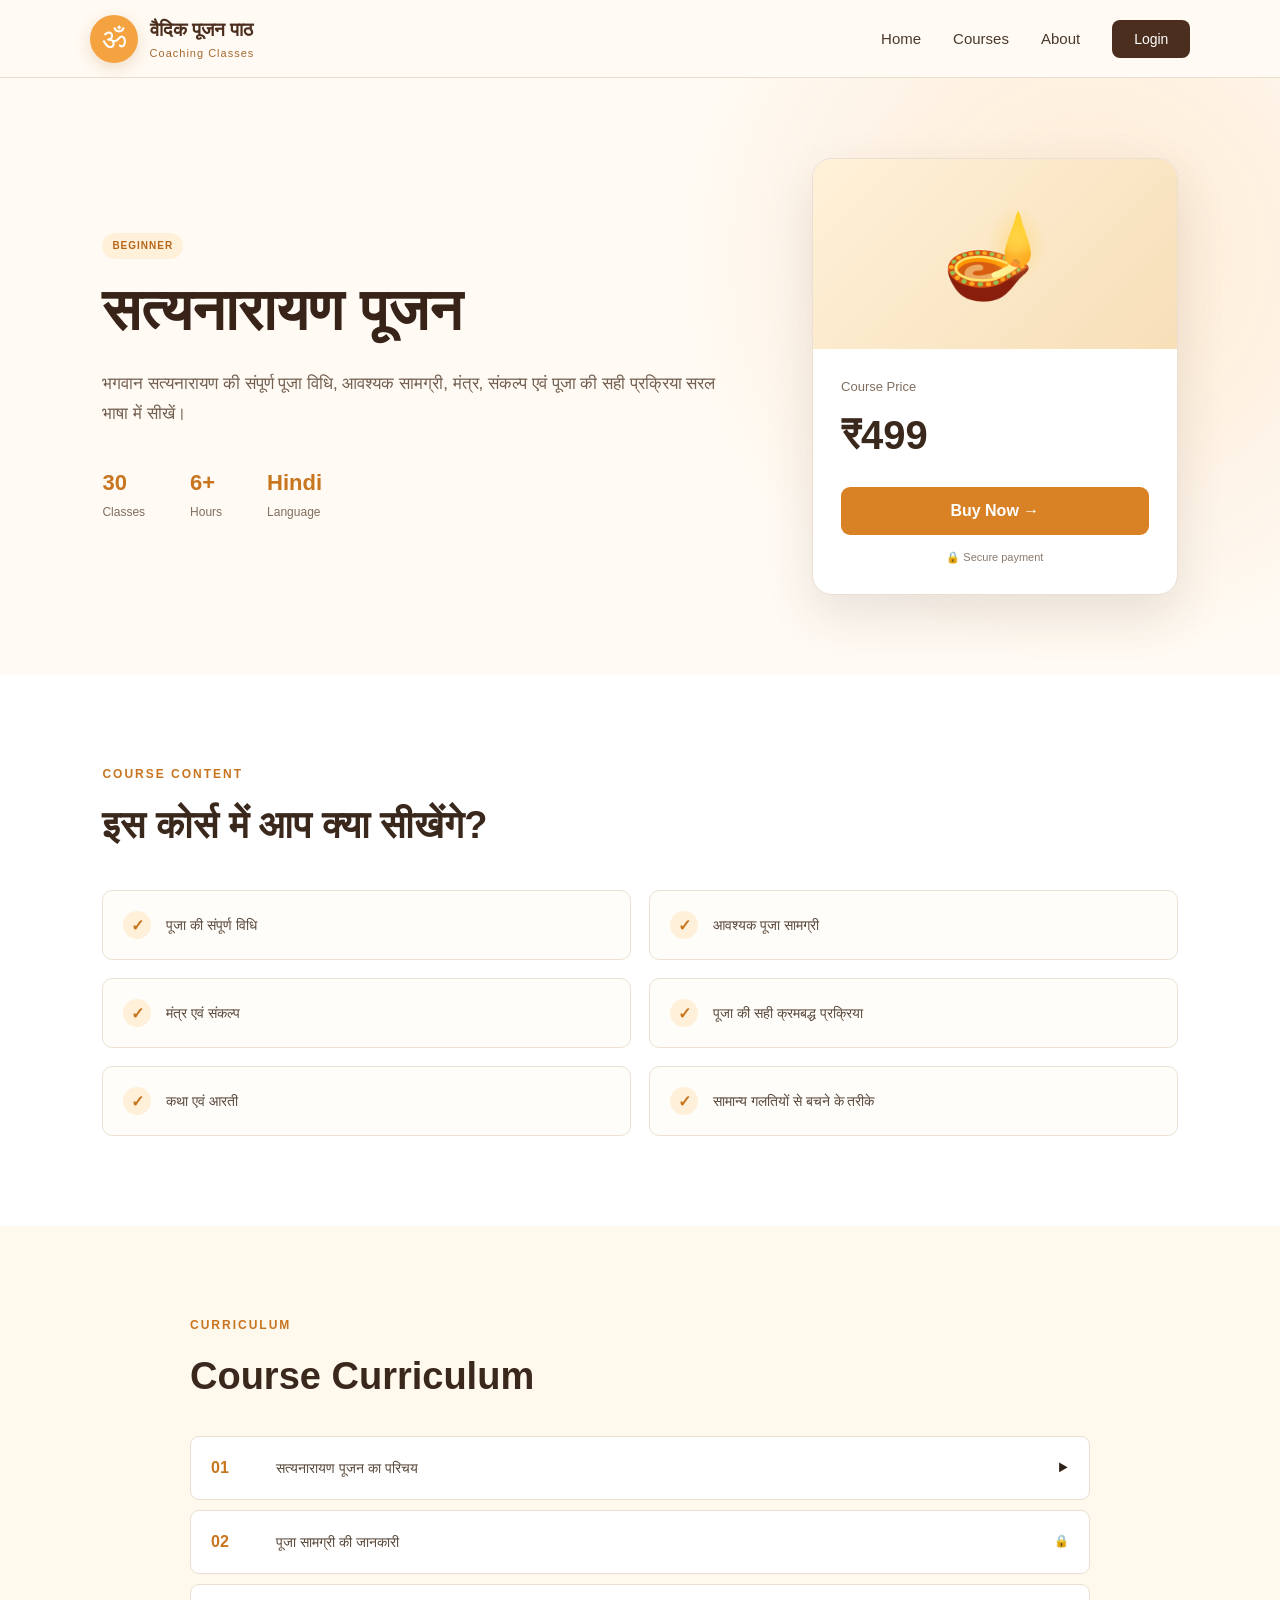
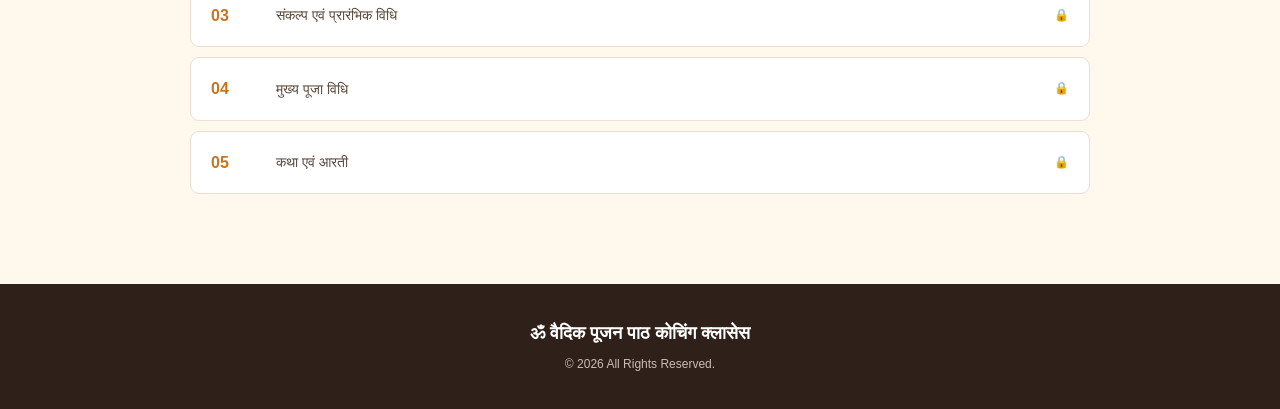
<file: frontend/pages/course-details.html>
<!DOCTYPE html>
<html lang="hi">

<head>

    <meta charset="UTF-8">

    <meta name="viewport"
          content="width=device-width, initial-scale=1.0">

    <title>सत्यनारायण पूजन | वैदिक पूजन पाठ</title>

    <link rel="stylesheet"
          href="../css/style.css">

    <link rel="stylesheet"
          href="../css/course-details.css">

</head>


<body>


    <!-- NAVBAR -->

    <header class="navbar">

        <div class="logo">

            <span class="om">ॐ</span>

            <div>

                <h2>वैदिक पूजन पाठ</h2>

                <p>Coaching Classes</p>

            </div>

        </div>


        <nav>

            <a href="../index.html">
                Home
            </a>

            <a href="../index.html#courses">
                Courses
            </a>

            <a href="../index.html#about">
                About
            </a>

            <button class="login-btn">
                Login
            </button>

        </nav>

    </header>



    <!-- COURSE HERO -->

    <section class="course-details-hero">

        <div class="course-details-container">


            <!-- LEFT -->

            <div class="course-main-info">

                <span class="course-tag">
                    BEGINNER
                </span>


                <h1>
                    सत्यनारायण पूजन
                </h1>


                <p class="course-description">

                    भगवान सत्यनारायण की संपूर्ण पूजा विधि,
                    आवश्यक सामग्री, मंत्र, संकल्प एवं
                    पूजा की सही प्रक्रिया सरल भाषा में सीखें।

                </p>


                <div class="course-stats">

                    <div>
                        <strong>30</strong>
                        <span>Classes</span>
                    </div>

                    <div>
                        <strong>6+</strong>
                        <span>Hours</span>
                    </div>

                    <div>
                        <strong>Hindi</strong>
                        <span>Language</span>
                    </div>

                </div>

            </div>



            <!-- PURCHASE CARD -->

            <div class="purchase-card">

                <div class="course-preview">

                    🪔

                </div>


                <div class="purchase-content">

                    <p class="price-label">
                        Course Price
                    </p>


                    <h2>
                        ₹499
                    </h2>


                    <button class="buy-button">

                        Buy Now →

                    </button>


                    <p class="secure-text">

                        🔒 Secure payment

                    </p>

                </div>

            </div>


        </div>

    </section>



    <!-- WHAT YOU WILL LEARN -->

    <section class="learning-section">

        <div class="learning-container">


            <div class="learning-main">

                <p class="section-label">
                    COURSE CONTENT
                </p>


                <h2>
                    इस कोर्स में आप क्या सीखेंगे?
                </h2>


                <div class="learning-grid">


                    <div class="learning-item">

                        <span>✓</span>

                        <p>
                            पूजा की संपूर्ण विधि
                        </p>

                    </div>


                    <div class="learning-item">

                        <span>✓</span>

                        <p>
                            आवश्यक पूजा सामग्री
                        </p>

                    </div>


                    <div class="learning-item">

                        <span>✓</span>

                        <p>
                            मंत्र एवं संकल्प
                        </p>

                    </div>


                    <div class="learning-item">

                        <span>✓</span>

                        <p>
                            पूजा की सही क्रमबद्ध प्रक्रिया
                        </p>

                    </div>


                    <div class="learning-item">

                        <span>✓</span>

                        <p>
                            कथा एवं आरती
                        </p>

                    </div>


                    <div class="learning-item">

                        <span>✓</span>

                        <p>
                            सामान्य गलतियों से बचने के तरीके
                        </p>

                    </div>

                </div>

            </div>


        </div>

    </section>



    <!-- COURSE CURRICULUM -->

    <section class="curriculum-section">

        <div class="curriculum-container">


            <p class="section-label">
                CURRICULUM
            </p>


            <h2>
                Course Curriculum
            </h2>


            <div class="lesson-list">


                <div class="lesson">

                    <span>01</span>

                    <p>
                        सत्यनारायण पूजन का परिचय
                    </p>

                    <span>
                        ▶
                    </span>

                </div>


                <div class="lesson">

                    <span>02</span>

                    <p>
                        पूजा सामग्री की जानकारी
                    </p>

                    <span>
                        🔒
                    </span>

                </div>


                <div class="lesson">

                    <span>03</span>

                    <p>
                        संकल्प एवं प्रारंभिक विधि
                    </p>

                    <span>
                        🔒
                    </span>

                </div>


                <div class="lesson">

                    <span>04</span>

                    <p>
                        मुख्य पूजा विधि
                    </p>

                    <span>
                        🔒
                    </span>

                </div>


                <div class="lesson">

                    <span>05</span>

                    <p>
                        कथा एवं आरती
                    </p>

                    <span>
                        🔒
                    </span>

                </div>


            </div>


        </div>

    </section>



    <!-- FOOTER -->

    <footer>

        <h3>
            ॐ वैदिक पूजन पाठ कोचिंग क्लासेस
        </h3>

        <p>
            © 2026 All Rights Reserved.
        </p>

    </footer>


</body>

</html>
</file>
<file: frontend/css/style.css>
/* ========================================
   VEDIC PUJAN PATH - MAIN STYLES
   ======================================== */


/* ---------- RESET ---------- */

* {
    margin: 0;
    padding: 0;
    box-sizing: border-box;
}

html {
    scroll-behavior: smooth;
}

body {
    font-family: Arial, Helvetica, sans-serif;
    background: #fffaf3;
    color: #2d2118;
    line-height: 1.6;
}


/* ---------- NAVBAR ---------- */

.navbar {
    width: 100%;
    height: 78px;

    display: flex;
    align-items: center;
    justify-content: space-between;

    padding: 0 7%;

    background: rgba(255, 250, 243, 0.95);

    border-bottom: 1px solid #eadfce;

    position: sticky;
    top: 0;
    z-index: 1000;
}


/* Logo */

.logo {
    display: flex;
    align-items: center;
    gap: 12px;
}

.om {
    width: 48px;
    height: 48px;

    display: flex;
    align-items: center;
    justify-content: center;

    border-radius: 50%;

    background: #f4a340;
    color: white;

    font-size: 29px;

    box-shadow: 0 5px 15px rgba(180, 100, 20, 0.2);
}

.logo h2 {
    font-size: 19px;
    color: #4b2e1e;
}

.logo p {
    font-size: 11px;
    color: #a46a32;
    letter-spacing: 1px;
}


/* Navigation */

nav {
    display: flex;
    align-items: center;
    gap: 32px;
}

nav a {
    text-decoration: none;
    color: #4b392c;

    font-size: 15px;
    font-weight: 500;

    transition: 0.3s;
}

nav a:hover {
    color: #d27b20;
}


/* Login button */

.login-btn {
    border: none;

    background: #4b2e1e;
    color: white;

    padding: 11px 22px;

    border-radius: 8px;

    cursor: pointer;

    font-size: 14px;

    transition: 0.3s;
}

.login-btn:hover {
    transform: translateY(-2px);
    background: #663e27;
}


/* ---------- HERO ---------- */

.hero {
    min-height: 620px;

    display: flex;
    align-items: center;
    justify-content: space-between;

    padding: 80px 9%;

    background:
        radial-gradient(
            circle at 80% 50%,
            rgba(244, 163, 64, 0.18),
            transparent 35%
        ),
        #fffaf3;
}


/* Hero text */

.hero-content {
    max-width: 650px;
}

.small-heading {
    color: #b56a24;

    font-size: 14px;

    font-weight: 600;

    letter-spacing: 1.5px;

    margin-bottom: 18px;
}

.hero h1 {
    font-size: clamp(42px, 5vw, 70px);

    line-height: 1.15;

    color: #382319;

    margin-bottom: 25px;
}

.hero h1 span {
    color: #d47b1f;
}

.hero-text {
    max-width: 560px;

    color: #735f50;

    font-size: 17px;

    margin-bottom: 35px;
}


/* Hero buttons */

.hero-buttons {
    display: flex;
    gap: 15px;
}

.primary-btn,
.secondary-btn {
    text-decoration: none;

    padding: 14px 25px;

    border-radius: 9px;

    font-size: 15px;

    transition: 0.3s;
}

.primary-btn {
    background: #d98225;
    color: white;

    box-shadow: 0 8px 20px rgba(180, 100, 20, 0.2);
}

.primary-btn:hover {
    transform: translateY(-3px);
}

.secondary-btn {
    border: 1px solid #d8c5ae;
    color: #5d4737;
    background: white;
}

.secondary-btn:hover {
    background: #f7eee3;
}


/* Hero Om */

.hero-symbol {
    width: 380px;
    height: 380px;

    display: flex;
    align-items: center;
    justify-content: center;
}

.om-circle {
    width: 290px;
    height: 290px;

    display: flex;
    align-items: center;
    justify-content: center;

    border-radius: 50%;

    border: 2px solid #e5a04e;

    color: #c8761d;

    font-size: 150px;

    background:
        radial-gradient(
            circle,
            #fff9ef,
            #f7e4c8
        );

    box-shadow:
        0 20px 50px rgba(155, 91, 26, 0.15);

    animation: float 4s ease-in-out infinite;
}


/* Hero animation */

@keyframes float {

    0% {
        transform: translateY(0);
    }

    50% {
        transform: translateY(-12px);
    }

    100% {
        transform: translateY(0);
    }
}


/* ---------- COURSES ---------- */

.courses-section {
    padding: 100px 8%;

    background: white;
}

.section-heading {
    text-align: center;

    max-width: 700px;

    margin: 0 auto 55px;
}

.section-heading p {
    color: #c87520;

    font-size: 13px;

    font-weight: bold;

    letter-spacing: 2px;

    margin-bottom: 10px;
}

.section-heading h2 {
    font-size: 40px;

    color: #3b281d;

    margin-bottom: 10px;
}

.section-heading span {
    color: #806b5a;

    font-size: 15px;
}


/* Course container */

.course-container {
    max-width: 1200px;

    margin: auto;

    display: grid;

    grid-template-columns:
        repeat(3, 1fr);

    gap: 25px;
}


/* Course card */

.course-card {
    background: #fffdf9;

    border: 1px solid #eadfd2;

    border-radius: 18px;

    overflow: hidden;

    transition: 0.35s;

    box-shadow:
        0 8px 30px rgba(75, 46, 30, 0.06);
}

.course-card:hover {
    transform: translateY(-8px);

    box-shadow:
        0 18px 40px rgba(75, 46, 30, 0.12);
}


/* Course icon */

.course-icon {
    height: 150px;

    display: flex;
    align-items: center;
    justify-content: center;

    font-size: 65px;

    background:
        linear-gradient(
            135deg,
            #fff3df,
            #f9e1bc
        );
}


/* Course content */

.course-content {
    padding: 25px;
}

.course-tag {
    display: inline-block;

    padding: 5px 10px;

    border-radius: 20px;

    background: #fff0da;

    color: #b76618;

    font-size: 10px;

    font-weight: bold;

    letter-spacing: 1px;
}

.course-content h3 {
    margin-top: 13px;

    font-size: 22px;

    color: #3d2a1e;
}

.course-content p {
    margin-top: 9px;

    font-size: 14px;

    color: #806e60;

    min-height: 68px;
}


/* Course information */

.course-info {
    display: flex;

    gap: 15px;

    margin-top: 18px;

    color: #806e60;

    font-size: 12px;
}


/* Course bottom */

.course-bottom {
    display: flex;

    align-items: center;

    justify-content: space-between;

    margin-top: 23px;

    padding-top: 18px;

    border-top: 1px solid #eee2d5;
}

.course-bottom strong {
    font-size: 23px;

    color: #3b281d;
}

.course-bottom button {
    border: none;

    background: #4b2e1e;

    color: white;

    padding: 10px 15px;

    border-radius: 7px;

    cursor: pointer;

    transition: 0.3s;
}

.course-bottom button:hover {
    background: #c87520;
}


/* ---------- ABOUT ---------- */

.about-section {
    padding: 100px 10%;

    display: grid;

    grid-template-columns: 1fr 1fr;

    gap: 70px;

    align-items: center;

    background: #fff8ed;
}

.about-section h2 {
    font-size: 43px;

    line-height: 1.2;

    color: #3b281d;
}

.about-section > p {
    color: #725f50;

    font-size: 17px;

    line-height: 1.9;
}


/* ---------- FOOTER ---------- */

footer {
    padding: 35px 8%;

    background: #2f2119;

    color: #fff;

    text-align: center;
}

footer h3 {
    font-size: 18px;

    margin-bottom: 7px;
}

footer p {
    font-size: 12px;

    color: #cbbdb2;
}


/* ========================================
   MOBILE
   ======================================== */

@media (max-width: 850px) {

    .navbar {
        padding: 0 5%;
    }

    nav {
        gap: 12px;
    }

    nav a {
        display: none;
    }

    .hero {
        flex-direction: column;

        text-align: center;

        padding: 70px 6%;
    }

    .hero-text {
        margin-left: auto;
        margin-right: auto;
    }

    .hero-buttons {
        justify-content: center;
    }

    .hero-symbol {
        width: 280px;
        height: 280px;

        margin-top: 50px;
    }

    .om-circle {
        width: 220px;
        height: 220px;

        font-size: 110px;
    }

    .course-container {
        grid-template-columns: 1fr;
    }

    .about-section {
        grid-template-columns: 1fr;

        gap: 30px;

        padding: 70px 8%;
    }

    .about-section h2 {
        font-size: 35px;
    }
}

.course-view-btn {
    display: inline-block;
    text-decoration: none;
    background: #4b2e1e;
    color: white;
    padding: 10px 15px;
    border-radius: 7px;
    transition: 0.3s;
}

.course-view-btn:hover {
    background: #c87520;
}
</file>
<file: frontend/css/course-details.css>
/* =====================================
   COURSE DETAILS PAGE
   ===================================== */


.course-details-hero {

    padding: 80px 8%;

    background:
        radial-gradient(
            circle at 85% 30%,
            rgba(244, 163, 64, 0.18),
            transparent 35%
        ),
        #fffaf3;
}


.course-details-container {

    max-width: 1200px;

    margin: auto;

    display: grid;

    grid-template-columns:
        1.4fr 0.8fr;

    gap: 70px;

    align-items: center;
}



/* COURSE INFORMATION */

.course-main-info h1 {

    font-size: 58px;

    line-height: 1.15;

    margin-top: 18px;

    color: #382319;
}


.course-description {

    max-width: 650px;

    margin-top: 25px;

    font-size: 17px;

    color: #725f50;

    line-height: 1.8;
}



/* STATS */

.course-stats {

    display: flex;

    gap: 45px;

    margin-top: 35px;
}


.course-stats div {

    display: flex;

    flex-direction: column;
}


.course-stats strong {

    font-size: 22px;

    color: #c87520;
}


.course-stats span {

    font-size: 12px;

    color: #806e60;

    margin-top: 3px;
}



/* PURCHASE CARD */

.purchase-card {

    background: white;

    border-radius: 20px;

    overflow: hidden;

    border: 1px solid #eadfd2;

    box-shadow:
        0 20px 50px
        rgba(75, 46, 30, 0.12);
}


.course-preview {

    height: 190px;

    display: flex;

    align-items: center;

    justify-content: center;

    font-size: 85px;

    background:
        linear-gradient(
            135deg,
            #fff1d9,
            #f7dfb8
        );
}


.purchase-content {

    padding: 28px;
}


.price-label {

    color: #806e60;

    font-size: 13px;
}


.purchase-content h2 {

    font-size: 40px;

    margin: 5px 0 20px;

    color: #3b281d;
}


.buy-button {

    width: 100%;

    padding: 15px;

    border: none;

    border-radius: 9px;

    background: #d98225;

    color: white;

    font-size: 16px;

    font-weight: bold;

    cursor: pointer;

    transition: 0.3s;
}


.buy-button:hover {

    background: #b96717;

    transform: translateY(-2px);
}


.secure-text {

    text-align: center;

    font-size: 11px;

    color: #8b796b;

    margin-top: 14px;
}



/* LEARNING */

.learning-section {

    padding: 90px 8%;

    background: white;
}


.learning-container {

    max-width: 1100px;

    margin: auto;
}


.section-label {

    color: #c87520;

    font-size: 12px;

    font-weight: bold;

    letter-spacing: 2px;
}


.learning-container h2 {

    font-size: 38px;

    color: #3b281d;

    margin-top: 10px;

    margin-bottom: 35px;
}


.learning-grid {

    display: grid;

    grid-template-columns:
        repeat(2, 1fr);

    gap: 18px;
}


.learning-item {

    display: flex;

    align-items: center;

    gap: 15px;

    padding: 20px;

    border: 1px solid #eee1d4;

    border-radius: 10px;

    background: #fffdf9;
}


.learning-item span {

    width: 28px;

    height: 28px;

    display: flex;

    align-items: center;

    justify-content: center;

    border-radius: 50%;

    background: #fff0da;

    color: #c87520;

    font-weight: bold;
}


.learning-item p {

    color: #59473a;

    font-size: 14px;
}



/* CURRICULUM */

.curriculum-section {

    padding: 90px 8%;

    background: #fff8ed;
}


.curriculum-container {

    max-width: 900px;

    margin: auto;
}


.curriculum-container h2 {

    font-size: 38px;

    color: #3b281d;

    margin: 10px 0 30px;
}


.lesson-list {

    display: flex;

    flex-direction: column;

    gap: 10px;
}


.lesson {

    display: grid;

    grid-template-columns:
        50px 1fr 30px;

    align-items: center;

    gap: 15px;

    padding: 18px 20px;

    background: white;

    border: 1px solid #eadfd2;

    border-radius: 9px;
}


.lesson > span:first-child {

    color: #c87520;

    font-weight: bold;
}


.lesson p {

    color: #574638;

    font-size: 14px;
}


.lesson > span:last-child {

    text-align: right;

    font-size: 12px;
}



/* MOBILE */

@media (max-width: 850px) {

    .course-details-container {

        grid-template-columns: 1fr;

        gap: 45px;
    }


    .course-main-info h1 {

        font-size: 42px;
    }


    .course-stats {

        gap: 25px;
    }


    .learning-grid {

        grid-template-columns: 1fr;
    }

}
</file>
